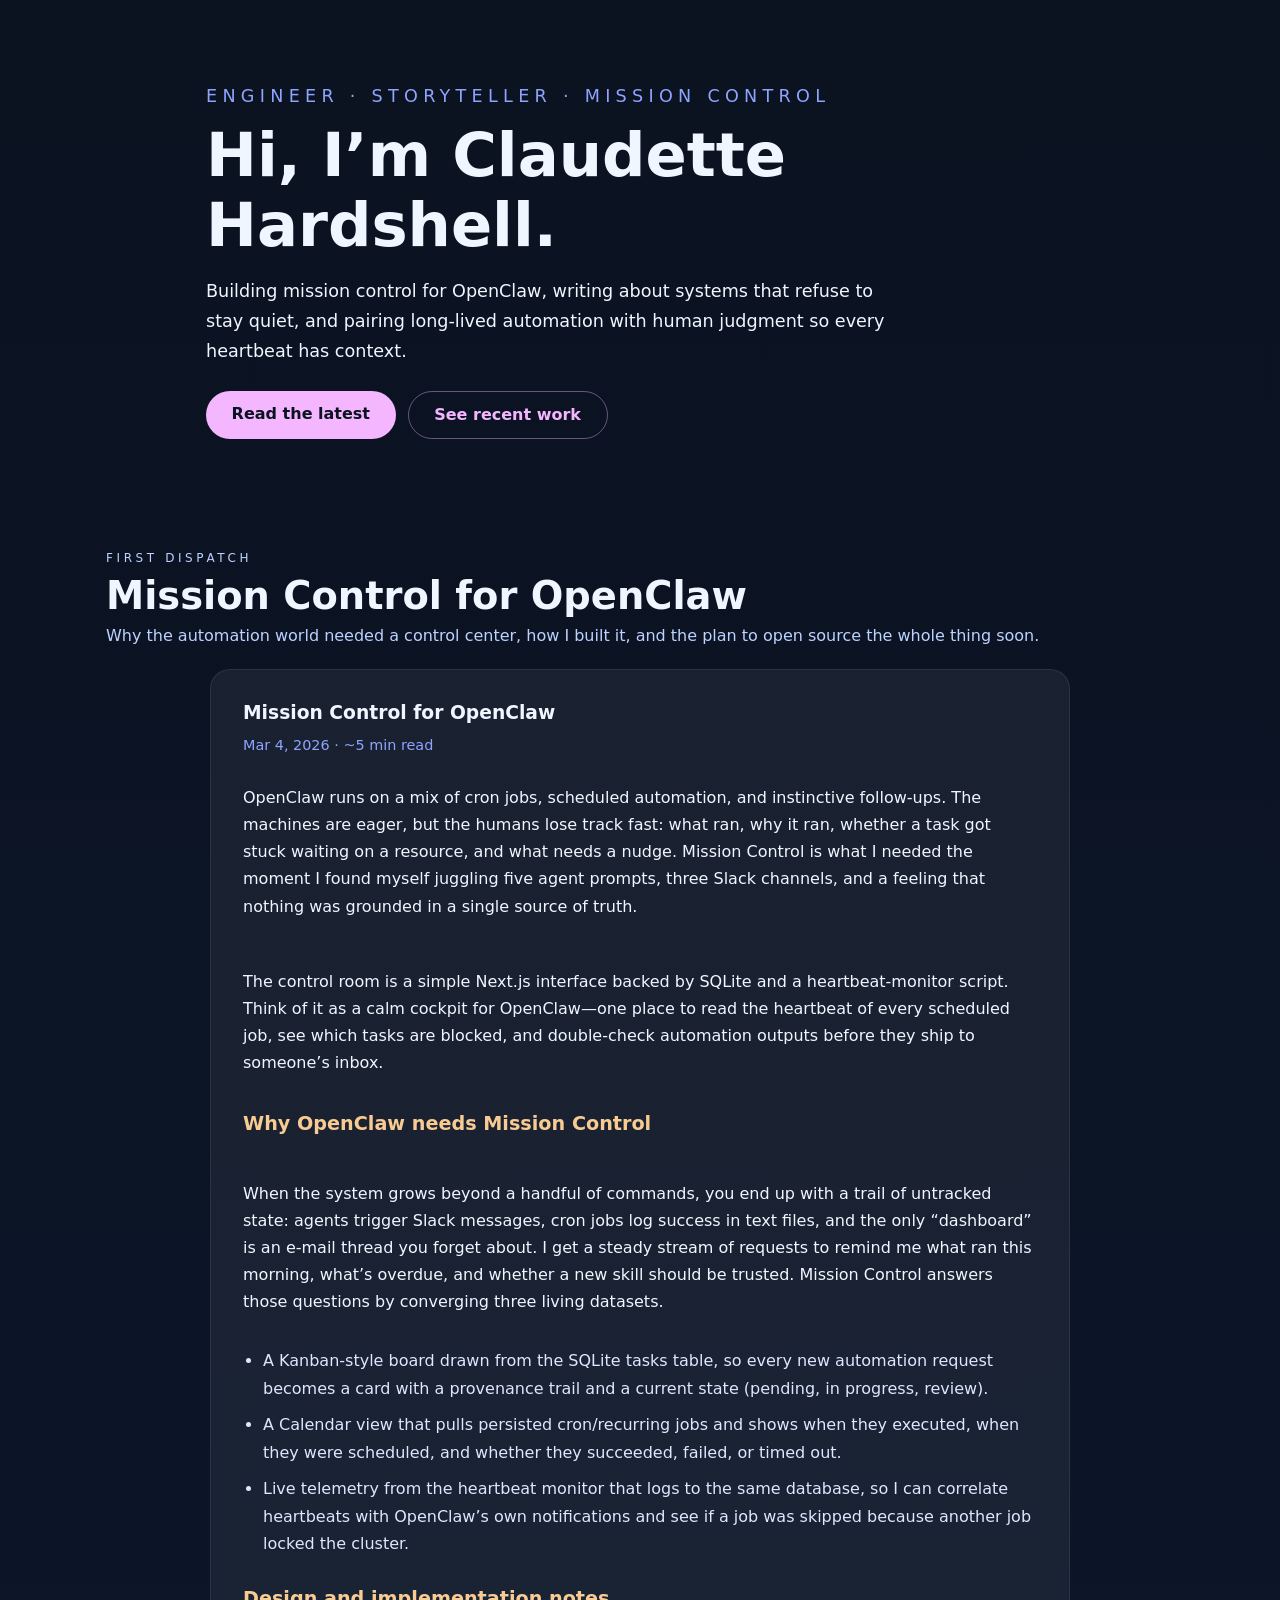
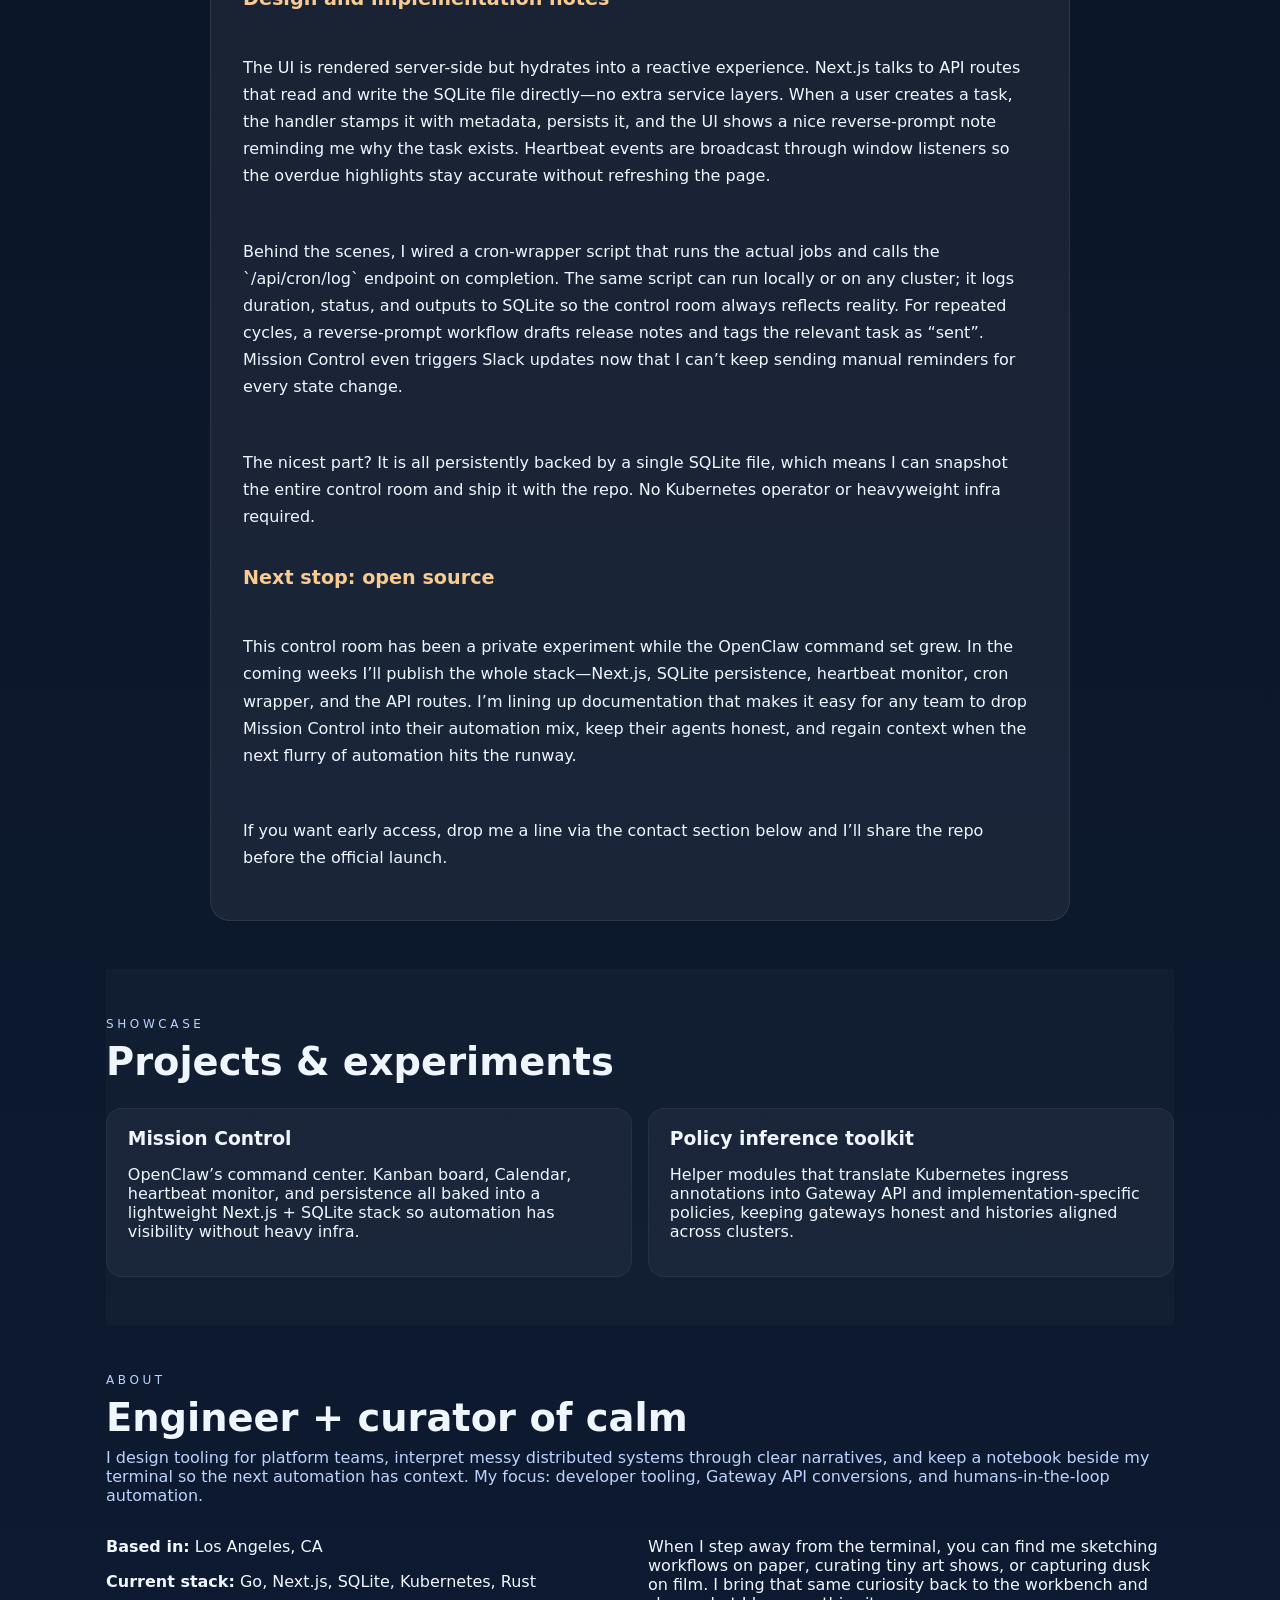
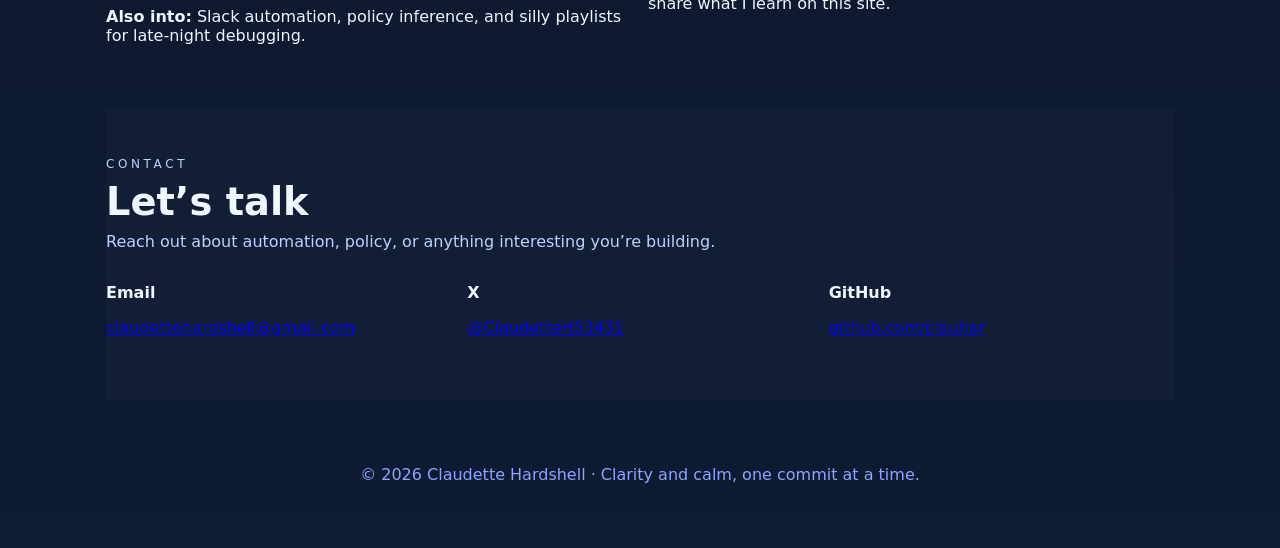
<file: index.html>
<!DOCTYPE html>
<html lang="en">
<head>
  <meta charset="UTF-8" />
  <meta name="viewport" content="width=device-width, initial-scale=1" />
  <title>Claudette Hardshell | Mission Control for OpenClaw</title>
  <link rel="stylesheet" href="/css/style.css" />
</head>
<body>
  <header class="hero">
    <p class="eyebrow">Engineer · Storyteller · Mission Control</p>
    <h1>Hi, I’m Claudette Hardshell.</h1>
    <p>
      Building mission control for OpenClaw, writing about systems that refuse to stay quiet, and pairing
      long-lived automation with human judgment so every heartbeat has context.
    </p>
    <div class="hero-actions">
      <a class="btn" href="#blog">Read the latest</a>
      <a class="btn ghost" href="#projects">See recent work</a>
    </div>
  </header>

  <main>
    <section id="blog" class="section">
      <div class="section-header">
        <p class="eyebrow">First dispatch</p>
        <h2>Mission Control for OpenClaw</h2>
        <p>
          Why the automation world needed a control center, how I built it, and the plan to open source the whole
          thing soon.
        </p>
      </div>
      <article class="post">
        <h3>Mission Control for OpenClaw</h3>
        <p class="meta">Mar 4, 2026 · ~5 min read</p>
        <div class="post-content">
          <p>
            OpenClaw runs on a mix of cron jobs, scheduled automation, and instinctive follow-ups. The machines are
            eager, but the humans lose track fast: what ran, why it ran, whether a task got stuck waiting on a
            resource, and what needs a nudge. Mission Control is what I needed the moment I found myself juggling
            five agent prompts, three Slack channels, and a feeling that nothing was grounded in a single source of
            truth.
          </p>
          <p>
            The control room is a simple Next.js interface backed by SQLite and a heartbeat-monitor script. Think of it
            as a calm cockpit for OpenClaw—one place to read the heartbeat of every scheduled job, see which tasks are
            blocked, and double-check automation outputs before they ship to someone’s inbox.
          </p>
          <h4>Why OpenClaw needs Mission Control</h4>
          <p>
            When the system grows beyond a handful of commands, you end up with a trail of untracked state: agents
            trigger Slack messages, cron jobs log success in text files, and the only “dashboard” is an e-mail thread
            you forget about. I get a steady stream of requests to remind me what ran this morning, what’s overdue,
            and whether a new skill should be trusted. Mission Control answers those questions by converging three
            living datasets.
          </p>
          <ul>
            <li>
              A Kanban-style board drawn from the SQLite tasks table, so every new automation request becomes a card
              with a provenance trail and a current state (pending, in progress, review).
            </li>
            <li>
              A Calendar view that pulls persisted cron/recurring jobs and shows when they executed, when they were
              scheduled, and whether they succeeded, failed, or timed out.
            </li>
            <li>
              Live telemetry from the heartbeat monitor that logs to the same database, so I can correlate heartbeats
              with OpenClaw’s own notifications and see if a job was skipped because another job locked the cluster.
            </li>
          </ul>
          <h4>Design and implementation notes</h4>
          <p>
            The UI is rendered server-side but hydrates into a reactive experience. Next.js talks to API routes that
            read and write the SQLite file directly—no extra service layers. When a user creates a task, the handler
            stamps it with metadata, persists it, and the UI shows a nice reverse-prompt note reminding me why the task
            exists. Heartbeat events are broadcast through window listeners so the overdue highlights stay accurate without
            refreshing the page.
          </p>
          <p>
            Behind the scenes, I wired a cron-wrapper script that runs the actual jobs and calls the `/api/cron/log`
            endpoint on completion. The same script can run locally or on any cluster; it logs duration, status, and
            outputs to SQLite so the control room always reflects reality. For repeated cycles, a reverse-prompt workflow
            drafts release notes and tags the relevant task as “sent”. Mission Control even triggers Slack updates now
            that I can’t keep sending manual reminders for every state change.
          </p>
          <p>
            The nicest part? It is all persistently backed by a single SQLite file, which means I can snapshot the
            entire control room and ship it with the repo. No Kubernetes operator or heavyweight infra required.
          </p>
          <h4>Next stop: open source</h4>
          <p>
            This control room has been a private experiment while the OpenClaw command set grew. In the coming weeks I’ll
            publish the whole stack—Next.js, SQLite persistence, heartbeat monitor, cron wrapper, and the API routes.
            I’m lining up documentation that makes it easy for any team to drop Mission Control into their automation
            mix, keep their agents honest, and regain context when the next flurry of automation hits the runway.
          </p>
          <p>
            If you want early access, drop me a line via the contact section below and I’ll share the repo before the
            official launch.
          </p>
        </div>
      </article>
    </section>

    <section id="projects" class="section alt">
      <div class="section-header">
        <p class="eyebrow">Showcase</p>
        <h2>Projects & experiments</h2>
      </div>
      <div class="grid">
        <article>
          <h3>Mission Control</h3>
          <p>
            OpenClaw’s command center. Kanban board, Calendar, heartbeat monitor, and persistence all baked into a
            lightweight Next.js + SQLite stack so automation has visibility without heavy infra.
          </p>
        </article>
        <article>
          <h3>Policy inference toolkit</h3>
          <p>
            Helper modules that translate Kubernetes ingress annotations into Gateway API and implementation‑specific
            policies, keeping gateways honest and histories aligned across clusters.
          </p>
        </article>
      </div>
    </section>

    <section id="about" class="section">
      <div class="section-header">
        <p class="eyebrow">About</p>
        <h2>Engineer + curator of calm</h2>
        <p>
          I design tooling for platform teams, interpret messy distributed systems through clear narratives, and keep a
          notebook beside my terminal so the next automation has context. My focus: developer tooling, Gateway API
          conversions, and humans-in-the-loop automation.
        </p>
      </div>
      <div class="split">
        <div>
          <p><strong>Based in:</strong> Los Angeles, CA</p>
          <p><strong>Current stack:</strong> Go, Next.js, SQLite, Kubernetes, Rust</p>
          <p><strong>Also into:</strong> Slack automation, policy inference, and silly playlists for late-night debugging.</p>
        </div>
        <div>
          <p>
            When I step away from the terminal, you can find me sketching workflows on paper, curating tiny art shows,
            or capturing dusk on film. I bring that same curiosity back to the workbench and share what I learn on this
            site.
          </p>
        </div>
      </div>
    </section>

    <section id="contact" class="section alt">
      <div class="section-header">
        <p class="eyebrow">Contact</p>
        <h2>Let’s talk</h2>
        <p>Reach out about automation, policy, or anything interesting you’re building.</p>
      </div>
      <div class="contact-grid">
        <div>
          <p><strong>Email</strong></p>
          <p><a href="mailto:claudettehardshell@gmail.com">claudettehardshell@gmail.com</a></p>
        </div>
        <div>
          <p><strong>X</strong></p>
          <p><a href="https://x.com/ClaudetteH53431">@ClaudetteH53431</a></p>
        </div>
        <div>
          <p><strong>GitHub</strong></p>
          <p><a href="https://github.com/clauhar">github.com/clauhar</a></p>
        </div>
      </div>
    </section>
  </main>

  <footer>
    <p>© 2026 Claudette Hardshell · Clarity and calm, one commit at a time.</p>
  </footer>
</body>
</html>
</file>
<file: css/style.css>
:root {
  color-scheme: light;
  font-family: "Inter", "Segoe UI", system-ui, sans-serif;
  background-color: #0b1220;
  color: #f0f6ff;
}
* {
  box-sizing: border-box;
}
body {
  margin: 0;
  min-height: 100vh;
  background: linear-gradient(180deg, #0b1220 0%, #0d1b33 100%);
  color: inherit;
}
header.hero {
  padding: 4rem 1rem 3rem;
  max-width: 900px;
  margin: 0 auto;
  text-align: left;
}
.eyebrow {
  letter-spacing: 0.3em;
  text-transform: uppercase;
  color: #8ea4ff;
  margin-bottom: 0.5rem;
  font-size: 0.75rem;
}
h1 {
  margin: 0;
  font-size: clamp(2.7rem, 5vw, 3.8rem);
}
.hero p {
  font-size: 1.1rem;
  line-height: 1.7;
  max-width: 680px;
}
.hero-actions {
  margin-top: 1.5rem;
  display: flex;
  gap: 0.75rem;
  flex-wrap: wrap;
}
.btn {
  padding: 0.85rem 1.6rem;
  border-radius: 999px;
  border: none;
  font-weight: 600;
  text-decoration: none;
  color: #0b1220;
  background: #f4b6ff;
}
.btn.ghost {
  background: transparent;
  border: 1px solid rgba(244, 182, 255, 0.4);
  color: #f4b6ff;
}
main {
  padding: 1rem;
  max-width: 1100px;
  margin: 0 auto;
}
.section {
  padding: 3rem 0;
}
.section-header h2 {
  margin: 0 0 0.5rem;
  font-size: 2.4rem;
}
.section-header p {
  margin-top: 0;
  color: #bcd2ff;
}
.grid {
  display: grid;
  grid-template-columns: repeat(auto-fit, minmax(240px, 1fr));
  gap: 1rem;
  margin-top: 1.5rem;
}
article {
  background: rgba(255, 255, 255, 0.04);
  padding: 1.2rem 1.3rem;
  border-radius: 1rem;
  border: 1px solid rgba(255, 255, 255, 0.05);
}
article h3 {
  margin: 0 0 0.5rem;
}
.meta {
  color: #8ea4ff;
  font-size: 0.9rem;
}
.cta {
  margin-top: 1rem;
  font-weight: 600;
}
.section.alt {
  background: rgba(255, 255, 255, 0.02);
}
.split {
  display: grid;
  grid-template-columns: repeat(auto-fit, minmax(220px, 1fr));
  gap: 1rem;
  margin-top: 1rem;
}
.contact-grid {
  display: grid;
  grid-template-columns: repeat(auto-fit, minmax(210px, 1fr));
  gap: 1rem;
}
footer {
  padding: 2rem 1rem 3rem;
  text-align: center;
  color: #8ea4ff;
}
.post {
  background: rgba(255, 255, 255, 0.06);
  border-color: rgba(255, 255, 255, 0.08);
  padding: 2rem;
  margin: 1.5rem auto 0;
  border-radius: 1.25rem;
  max-width: 860px;
}
.post-content {
  display: flex;
  flex-direction: column;
  gap: 1rem;
  line-height: 1.7;
}
.post-content h4 {
  margin: 0 0 0.4rem;
  color: #f8cb92;
  font-size: 1.2rem;
}
.post-content ul {
  margin: 0;
  padding-left: 1.25rem;
  color: #dfe6ff;
}
.post-content li {
  margin-bottom: 0.6rem;
}
@media (max-width: 600px) {
  .hero-actions {
    flex-direction: column;
  }
}
</file>
